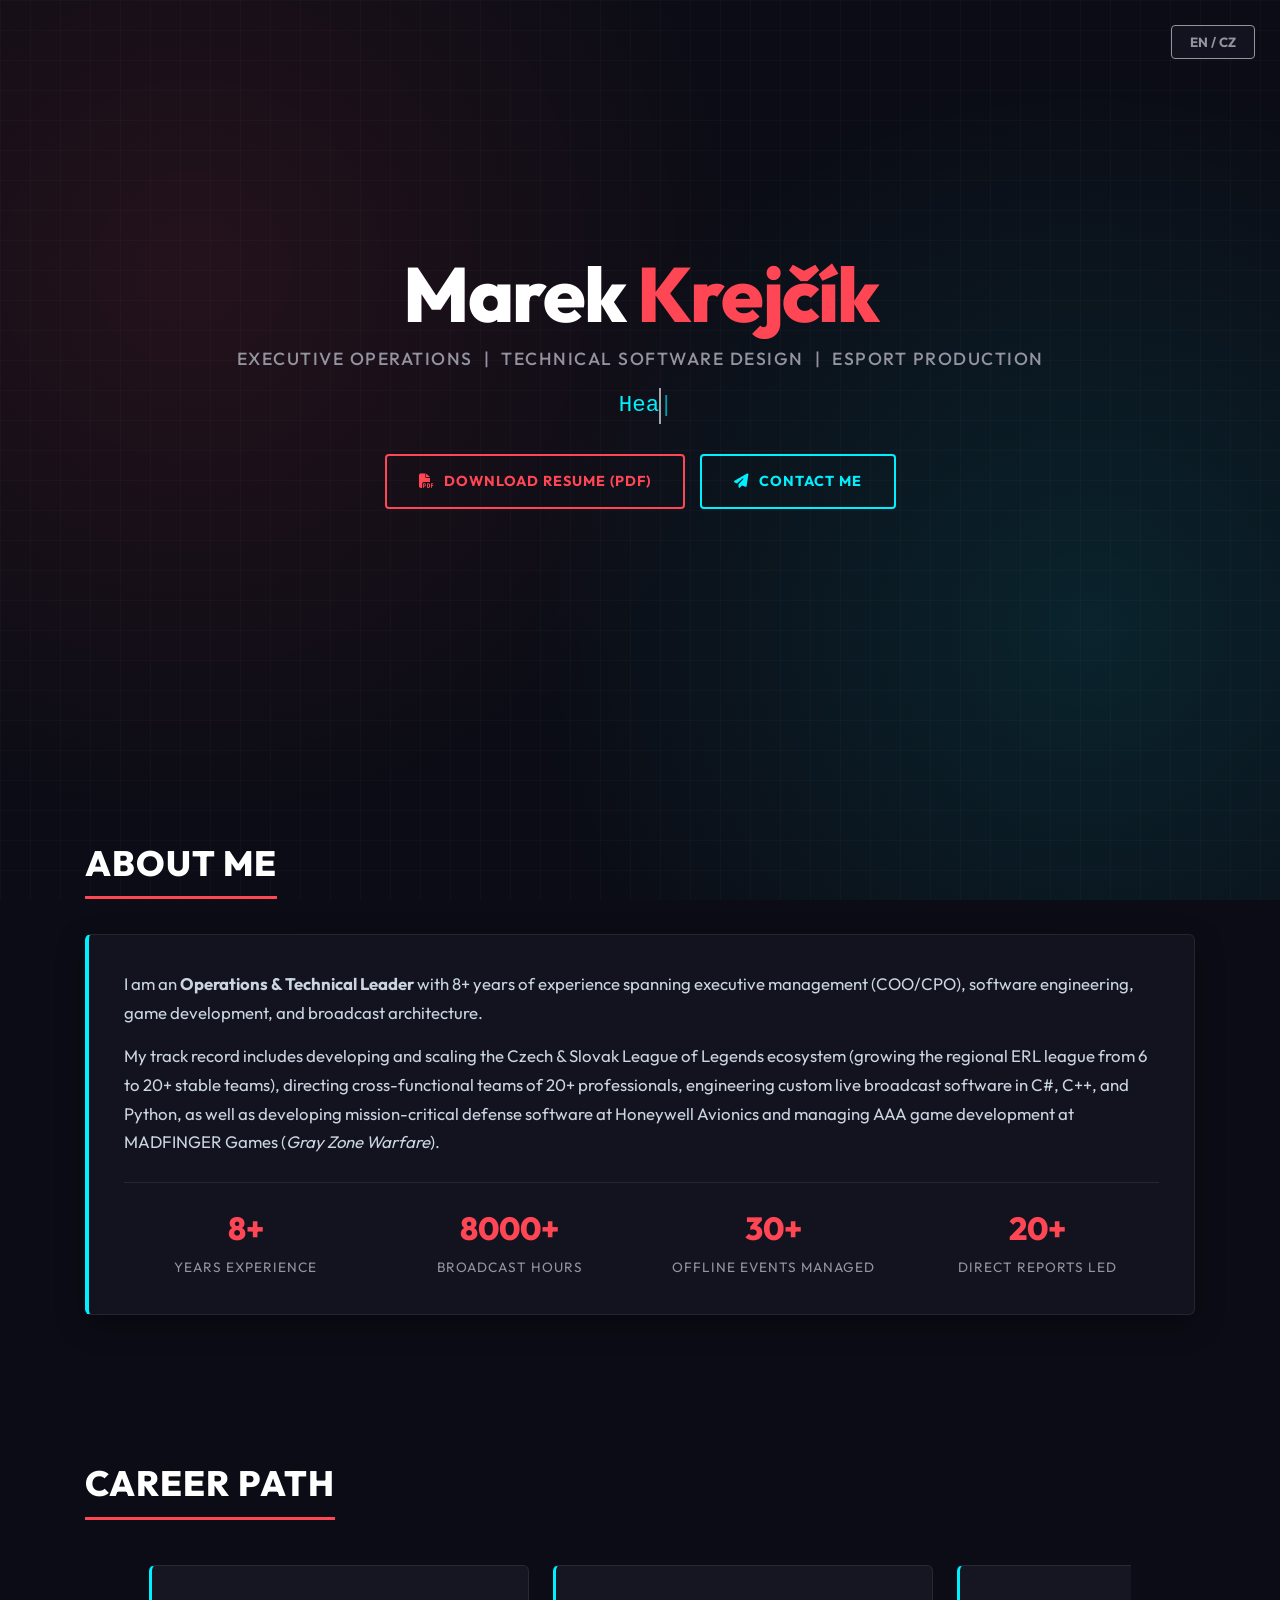
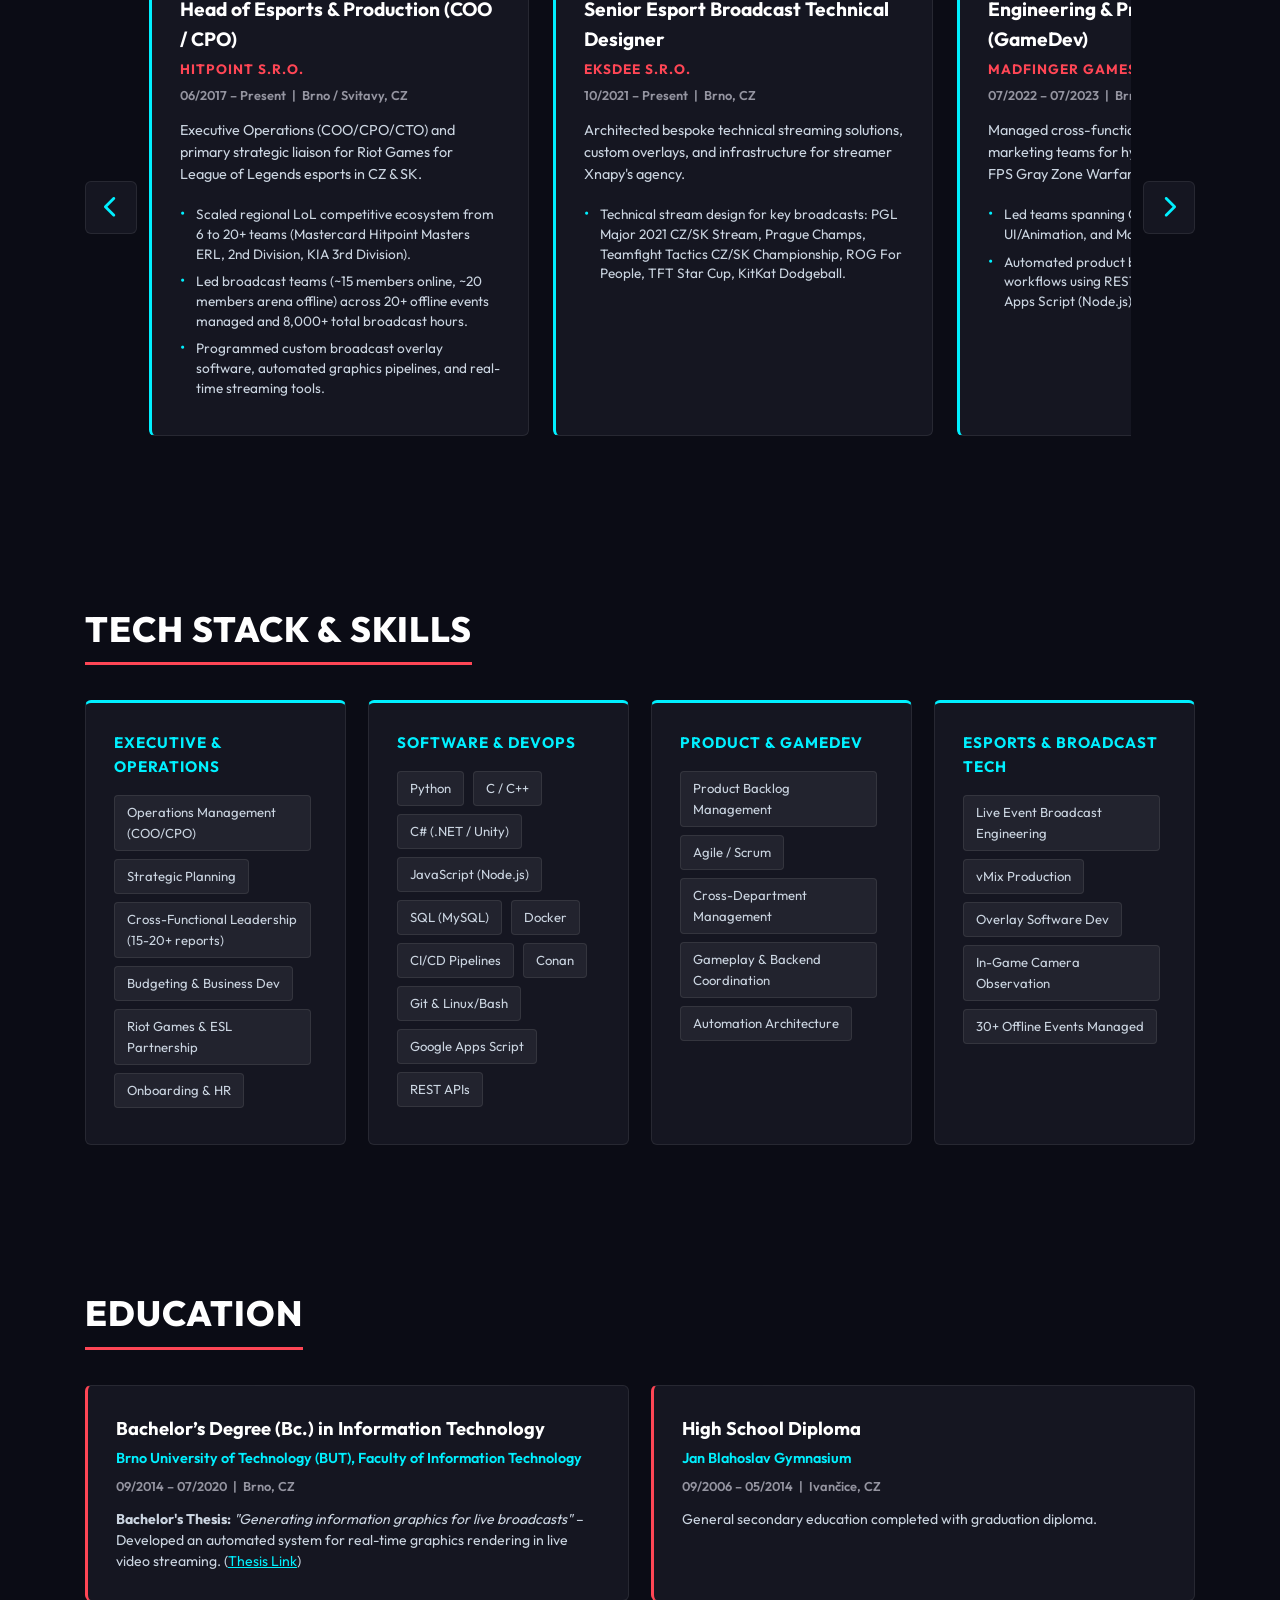
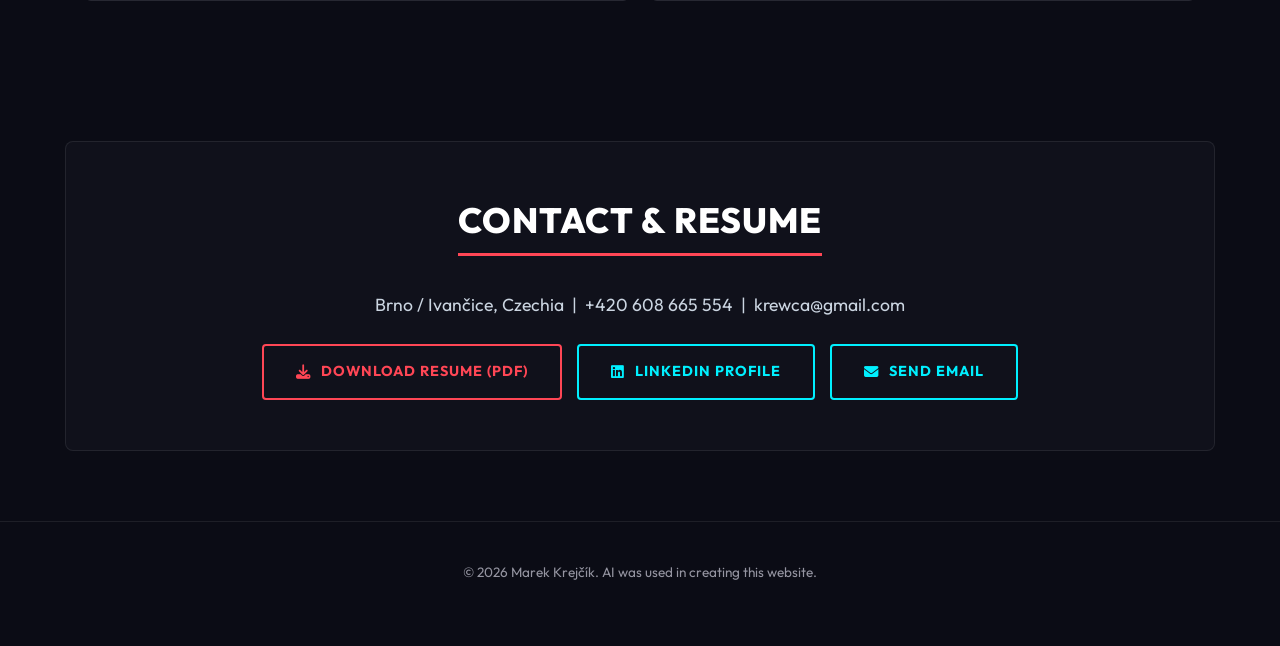
<file: index.html>
<!DOCTYPE html>
<html lang="cs">
<head>
    <meta charset="UTF-8">
    <meta name="viewport" content="width=device-width, initial-scale=1.0">
    <title>Marek Krejčík | Chief Operating Officer & Software Engineer</title>
    <meta name="description" content="Profesionální portfolio a profesní prezentace - Marek Krejčík. COO/CPO, Head of Esports, Software Engineer a Broadcast Architect.">
    
    <link rel="preconnect" href="https://fonts.googleapis.com">
    <link rel="preconnect" href="https://fonts.gstatic.com" crossorigin>
    <link href="https://fonts.googleapis.com/css2?family=Outfit:wght@300;500;700;800&display=swap&subset=latin,latin-ext" rel="stylesheet">
    
    <link rel="stylesheet" href="https://cdnjs.cloudflare.com/ajax/libs/font-awesome/6.4.0/css/all.min.css">
    <link rel="stylesheet" href="style.css">
</head>
<body>

    <header>
        <div class="lang-switch">
            <button class="lang-btn" onclick="setLangAndNavigate('en', 'en.html')">EN / CZ</button>
        </div>
        <div class="container">
            <h1 class="hero-name">Marek <span>Krejčík</span></h1>
            <div class="hero-subtitle">Exekutivní řízení &nbsp;|&nbsp; Vývoj softwaru &nbsp;|&nbsp; Esportová produkce</div>
            <div class="typewriter">
                <span id="typing-text"></span><span class="cursor">|</span>
            </div>
            <div class="hero-cta">
                <a href="Marek_Krejcik_CV.pdf" class="btn-main" target="_blank"><i class="fa-solid fa-file-pdf"></i> Stáhnout CV (PDF)</a>
                <a href="#contact" class="btn-secondary"><i class="fa-solid fa-paper-plane"></i> Kontakt</a>
            </div>
        </div>
    </header>

    <!-- O MNĚ / EXECUTIVE OVERVIEW -->
    <section id="about">
        <div class="container">
            <h2 class="section-title">O mně</h2>
            <div class="about-box">
                <p>
                    Působím jako <b>Operations & Technical Leader</b> s více než 8 lety zkušeností na pomezí exekutivního řízení (COO/CPO), 
                    softwarového inženýrství, herního vývoje a architektury živého vysílání.
                </p>
                <p>
                    Stál jsem za úspěšným vybudováním a rozvojem česko-slovenské scény League of Legends (rozšíření ERL ligy ze 6 na 20+ stabilních týmů), 
                    řídil jsem průřezové týmy (až 20+ lidí), vyvíjel vlastního vysílací softwaru v C#, C++ a Pythonu a podílel se na vývoji kritických vojenských 
                    leteckých systémů (Honeywell Avionics) i na AAA herním vývoji ve studiu MADFINGER Games (titul <i>Gray Zone Warfare</i>).
                </p>
                <div class="about-highlights">
                    <div class="stat-item">
                        <span class="stat-number">8+</span>
                        <span class="stat-label">Let Profesní Praxe</span>
                    </div>
                    <div class="stat-item">
                        <span class="stat-number">8000+</span>
                        <span class="stat-label">Odvysílaných Hodin</span>
                    </div>
                    <div class="stat-item">
                        <span class="stat-number">30+</span>
                        <span class="stat-label">Zrealizovaných Offline Akcí</span>
                    </div>
                    <div class="stat-item">
                        <span class="stat-number">20+</span>
                        <span class="stat-label">Lidí v Přímém Vedení</span>
                    </div>
                </div>
            </div>
        </div>
    </section>

    <!-- PROFESNÍ CESTA (CAROUSEL TIMELINE) -->
    <section id="experience">
        <div class="container">
            <h2 class="section-title">Profesní Cesta</h2>
            
            <div class="carousel-wrap">
                <button class="nav-btn nav-prev" id="prevBtn" aria-label="Předchozí"><i class="fa-solid fa-chevron-left"></i></button>
                
                <div class="carousel" id="carousel">
                    <!-- Hitpoint s.r.o. -->
                    <div class="card">
                        <div class="card-role">Head of Esports & Production (COO / CPO)</div>
                        <div class="card-company">Hitpoint s.r.o.</div>
                        <div class="card-date">06/2017 – Současnost &nbsp;|&nbsp; Brno / Svitavy</div>
                        <p class="card-desc">Exekutivní řízení (COO/CPO/CTO) a hlavní kontaktní osoba pro vývojářské studio Riot Games v oblasti esportu League of Legends v ČR a SR.</p>
                        <ul class="card-bullets">
                            <li>Rozvoj a rozšiřování národní LoL scény ze 6 na 20+ týmů (Mastercard Hitpoint Masters ERL, 2. divize, KIA 3. divize).</li>
                            <li>Vedení produkčních týmů (~15 lidí při online streamu, ~20 lidí na arénových akcích) napříč 20+ offline akcemi a 8 000+ odvysílanými hodinami.</li>
                            <li>Programování vlastních grafik, vysílacího overlay softwaru a nástrojů automatizace přenosu.</li>
                        </ul>
                    </div>

                    <!-- EksDee s.r.o. -->
                    <div class="card">
                        <div class="card-role">Senior Esport Broadcast Technical Designer</div>
                        <div class="card-company">EksDee s.r.o.</div>
                        <div class="card-date">10/2021 – Současnost &nbsp;|&nbsp; Brno</div>
                        <p class="card-desc">Návrh a realizace unikátních technických řešení pro streaming a marketingovou agenturu zaměřenou na streamera Xnapyho.</p>
                        <ul class="card-bullets">
                            <li>Technická architektura a realizace streamů pro významné akce: PGL Major 2021 CZ/SK Stream, Prague Champs, Teamfight Tactics CZ/SK Championship, ROG For People, TFT Star Cup a KitKat Dodgeball.</li>
                        </ul>
                    </div>

                    <!-- MADFINGER Games a.s. -->
                    <div class="card">
                        <div class="card-role">Engineering & Product Manager (GameDev)</div>
                        <div class="card-company">MADFINGER Games a.s.</div>
                        <div class="card-date">07/2022 – 07/2023 &nbsp;|&nbsp; Brno</div>
                        <p class="card-desc">Řízení vývojových a marketingových týmů pro takticky hyperrealistickou PC FPS střílečku Gray Zone Warfare.</p>
                        <ul class="card-bullets">
                            <li>Vedení týmů zaměřených na Gameplay, Backend, UI/Animace a Marketing.</li>
                            <li>Automatizace produktového backlogu a procesů pomocí REST API, Pythonu a Google Apps Scriptu (Node.js).</li>
                        </ul>
                    </div>

                    <!-- Honeywell International -->
                    <div class="card">
                        <div class="card-role">Software Engineer – Military Avionics</div>
                        <div class="card-company">Honeywell International</div>
                        <div class="card-date">02/2021 – 06/2022 &nbsp;|&nbsp; Brno</div>
                        <p class="card-desc">Vývoj softwaru pro vojenské letectví podléhající podrobným bezpečnostním standardům.</p>
                        <ul class="card-bullets">
                            <li>Správa automatizovaných CI/CD pipelin, Docker containerů a správce C/C++ balíčků Conan v prostředí Linux.</li>
                        </ul>
                    </div>

                    <!-- MADFINGER Games - Shadowgun -->
                    <div class="card">
                        <div class="card-role">Esport Consultant & Broadcast Co-Director</div>
                        <div class="card-company">MADFINGER Games a.s.</div>
                        <div class="card-date">07/2018 – 08/2018 &nbsp;|&nbsp; Kolín nad Rýnem, Německo</div>
                        <p class="card-desc">Návrh a režie pro mobilní akční titul Shadowgun WarGames a The First War Game na veletrhu Gamescom 2018.</p>
                        <ul class="card-bullets">
                            <li>Spolunávrh in-game spectator módu pro mobilní esportovou střílečku.</li>
                            <li>Spolurežie a pozice hlavního observera přenosu na hlavní stage ESL na veletrhu Gamescom 2018.</li>
                        </ul>
                    </div>

                    <!-- PLAYzone s.r.o. -->
                    <div class="card">
                        <div class="card-role">Esport Broadcast Producer, Observer & Admin</div>
                        <div class="card-company">PLAYzone s.r.o.</div>
                        <div class="card-date">10/2015 – 11/2021 &nbsp;|&nbsp; Praha</div>
                        <p class="card-desc">Produkce živých vysílání pro Mistrovství SR v PC hrách, Prima COOL Finále a MČR v PC hrách 2018–2021.</p>
                        <ul class="card-bullets">
                            <li>In-game kamera (Observer) pro LoL, CS:GO a PUBG na 20+ esportových turnajích.</li>
                            <li>Správa a administrace na 30+ offline esportových akcích.</li>
                        </ul>
                    </div>

                    <!-- Riot Games -->
                    <div class="card">
                        <div class="card-role">EU LCS Live Action Observer</div>
                        <div class="card-company">Riot Games</div>
                        <div class="card-date">02/2018 – 09/2018 &nbsp;|&nbsp; Berlín, Německo</div>
                        <p class="card-desc">Působení v berlínském studiu Riot Games pro celoevropskou ligu European League Championship Series (EU LCS Spring 2018).</p>
                        <ul class="card-bullets">
                            <li>Přímá práce s in-game kamerou na nejvyšší úrovni evropského League of Legends esportu.</li>
                        </ul>
                    </div>

                    <!-- ČMSS -->
                    <div class="card">
                        <div class="card-role">Sales Representative</div>
                        <div class="card-company">Českomoravská Stavební Spořitelna a.s.</div>
                        <div class="card-date">08/2016 – 07/2018 &nbsp;|&nbsp; Ivančice</div>
                        <p class="card-desc">Klientské poradenství, finanční plánování a péče o klientské portfolio ČMSS.</p>
                    </div>

                    <!-- Wangl Championship -->
                    <div class="card">
                        <div class="card-role">Project Manager</div>
                        <div class="card-company">Wangl Championship</div>
                        <div class="card-date">10/2015 – 07/2017 &nbsp;|&nbsp; Ivančice</div>
                        <p class="card-desc">Organizace lokálních esportových turnajů a technologických komunitních akcí.</p>
                    </div>
                </div>

                <button class="nav-btn nav-next" id="nextBtn" aria-label="Další"><i class="fa-solid fa-chevron-right"></i></button>
            </div>
        </div>
    </section>

    <!-- TECH STACK & DOVEDNOSTI -->
    <section id="skills">
        <div class="container">
            <h2 class="section-title">Tech Stack & Dovednosti</h2>
            <div class="skills-grid">
                <div class="skill-box">
                    <div class="skill-cat">Executive & Operations</div>
                    <span class="tag">Operations Management (COO/CPO)</span>
                    <span class="tag">Strategic Planning</span>
                    <span class="tag">Cross-Functional Leadership (15-20+ lidí)</span>
                    <span class="tag">Budgeting & Business Dev</span>
                    <span class="tag">Riot Games & ESL Partnership</span>
                    <span class="tag">Onboarding & HR</span>
                </div>
                <div class="skill-box">
                    <div class="skill-cat">Software & DevOps</div>
                    <span class="tag">Python</span>
                    <span class="tag">C / C++</span>
                    <span class="tag">C# (.NET / Unity)</span>
                    <span class="tag">JavaScript (Node.js)</span>
                    <span class="tag">SQL (MySQL)</span>
                    <span class="tag">Docker</span>
                    <span class="tag">CI/CD Pipelines</span>
                    <span class="tag">Conan</span>
                    <span class="tag">Git & Linux/Bash</span>
                    <span class="tag">Google Apps Script</span>
                    <span class="tag">REST APIs</span>
                </div>
                <div class="skill-box">
                    <div class="skill-cat">Product & GameDev</div>
                    <span class="tag">Product Backlog Management</span>
                    <span class="tag">Agile / Scrum</span>
                    <span class="tag">Cross-Department Management</span>
                    <span class="tag">Gameplay & Backend Coordination</span>
                    <span class="tag">Automation Architecture</span>
                </div>
                <div class="skill-box">
                    <div class="skill-cat">Esports & Broadcast Tech</div>
                    <span class="tag">Live Event Broadcast Engineering</span>
                    <span class="tag">vMix Production</span>
                    <span class="tag">Overlay Software Dev</span>
                    <span class="tag">In-Game Camera Observation</span>
                    <span class="tag">30+ Zrealizovaných Offline Akcí</span>
                </div>
            </div>
        </div>
    </section>

    <!-- VZDĚLÁNÍ -->
    <section id="education">
        <div class="container">
            <h2 class="section-title">Vzdělání</h2>
            <div class="edu-grid">
                <div class="edu-card">
                    <div class="edu-degree">Bakalářský titul (Bc.) v oboru Informační technologie</div>
                    <div class="edu-school">VUT FIT – Fakulta informačních technologií v Brně</div>
                    <div class="edu-date">09/2014 – 07/2020</div>
                    <p class="edu-desc">
                        <b>Bakalářská práce:</b> <i>"Generování informační grafiky pro živé vysílání"</i> – Vývoj automatizovaného systému pro generování a vykreslování reálné grafiky do živého videa. 
                        (<a href="https://www.fit.vut.cz/study/thesis/23176/.cs?year=2019&type=BP" target="_blank" style="color: var(--cyan); text-decoration: underline;">Odkaz na práci</a>)
                    </p>
                </div>
                <div class="edu-card">
                    <div class="edu-degree">Gymnázium s maturitní zkouškou</div>
                    <div class="edu-school">Gymnázium Jana Blahoslava v Ivančicích</div>
                    <div class="edu-date">09/2006 – 05/2014</div>
                    <p class="edu-desc">Všeobecné gymnaziální vzdělání zakončené maturitní zkouškou.</p>
                </div>
            </div>
        </div>
    </section>

    <!-- KONTAKT -->
    <section id="contact">
        <div class="container contact-cta">
            <h2 class="section-title">Kontakt & CV</h2>
            <p>Brno / Ivančice, Česká republika &nbsp;|&nbsp; +420 608 665 554 &nbsp;|&nbsp; krewca@gmail.com</p>
            <div class="btn-group">
                <a href="Marek_Krejcik_CV.pdf" class="btn-main" target="_blank"><i class="fa-solid fa-download"></i> Stáhnout Životopis (PDF)</a>
                <a href="https://www.linkedin.com/in/marek-krejcik/" class="btn-secondary" target="_blank"><i class="fa-brands fa-linkedin"></i> LinkedIn Profil</a>
                <a href="mailto:krewca@gmail.com" class="btn-secondary"><i class="fa-solid fa-envelope"></i> Napsat Email</a>
            </div>
        </div>
    </section>

    <footer>
        &copy; 2026 Marek Krejčík. Při tvorbě tohoto webu byla použita AI.
    </footer>

    <script src="script.js"></script>
</body>
</html>
</file>
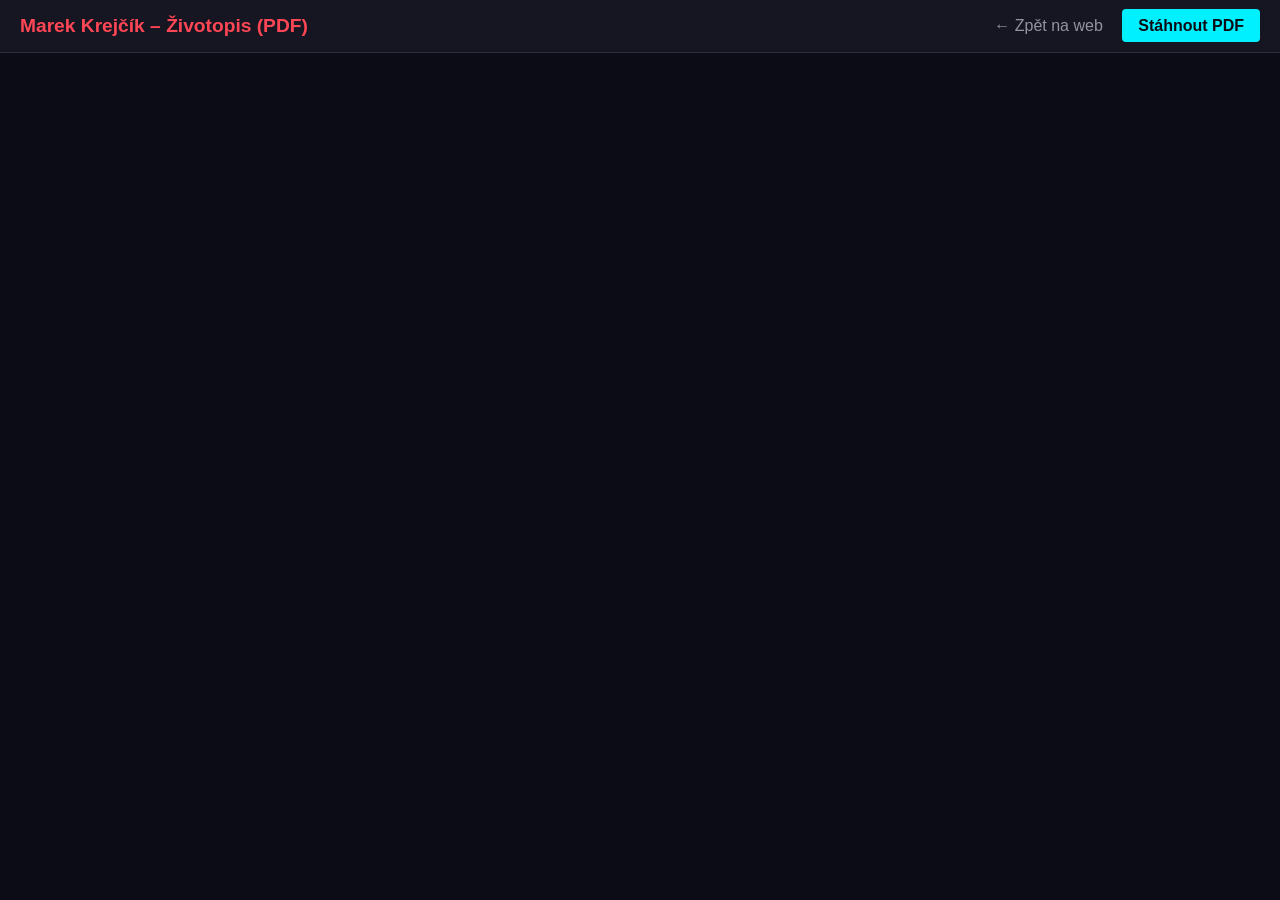
<file: CV.html>
<!DOCTYPE html>
<html lang="cs">
<head>
    <meta charset="UTF-8">
    <meta name="viewport" content="width=device-width, initial-scale=1.0">
    <title>Marek Krejčík | Životopis PDF</title>
    <style>
        body { margin: 0; padding: 0; background: #0b0c15; color: #fff; font-family: sans-serif; display: flex; flex-direction: column; height: 100vh; }
        header { background: #151621; padding: 15px 20px; display: flex; justify-content: space-between; align-items: center; border-bottom: 1px solid rgba(255,255,255,0.1); }
        h1 { margin: 0; font-size: 1.2rem; color: #ff4655; }
        .btn { background: #00f0ff; color: #0b0c15; padding: 8px 16px; font-weight: bold; text-decoration: none; border-radius: 4px; }
        iframe { flex: 1; border: none; width: 100%; height: 100%; }
    </style>
</head>
<body>
    <header>
        <h1>Marek Krejčík – Životopis (PDF)</h1>
        <div>
            <a href="index.html" style="color: #9494a0; text-decoration: none; margin-right: 15px;">&larr; Zpět na web</a>
            <a href="Marek_Krejcik_CV.pdf" class="btn" download>Stáhnout PDF</a>
        </div>
    </header>
    <iframe src="Marek_Krejcik_CV.pdf"></iframe>
</body>
</html>
</file>
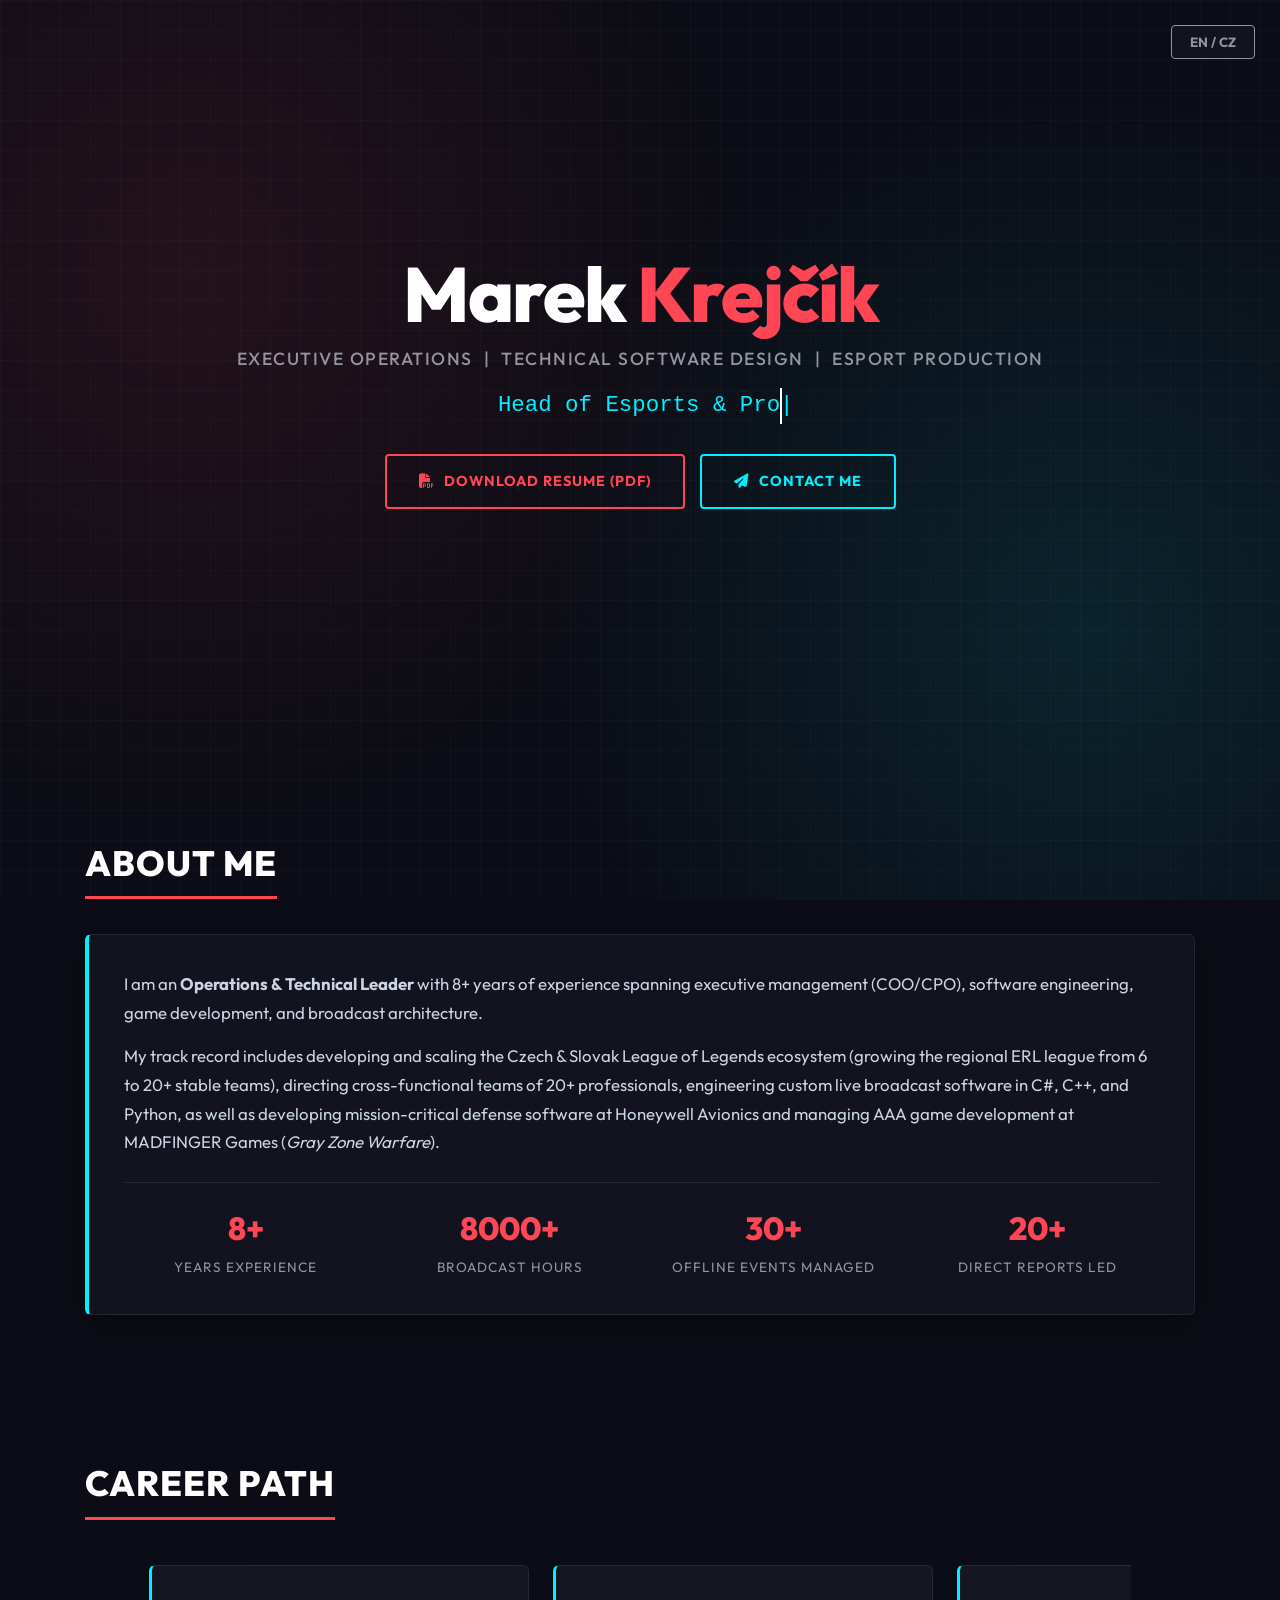
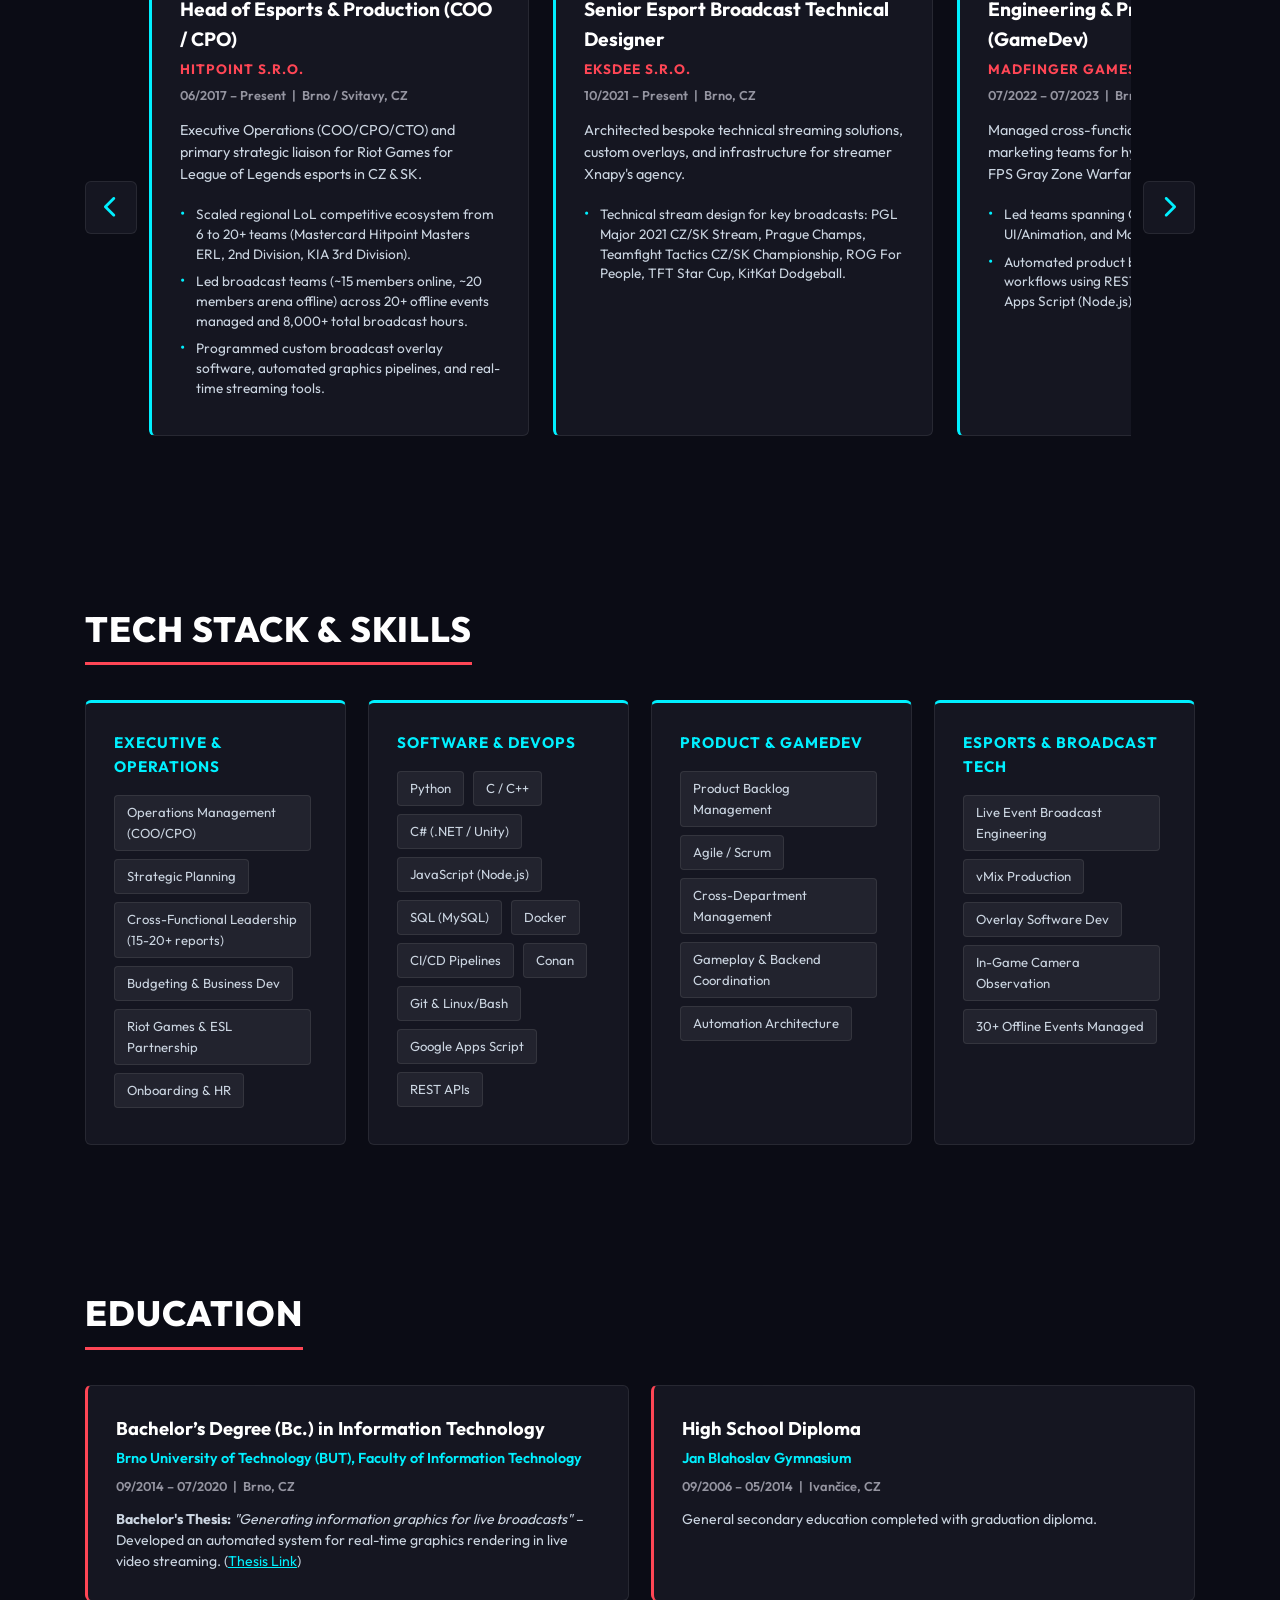
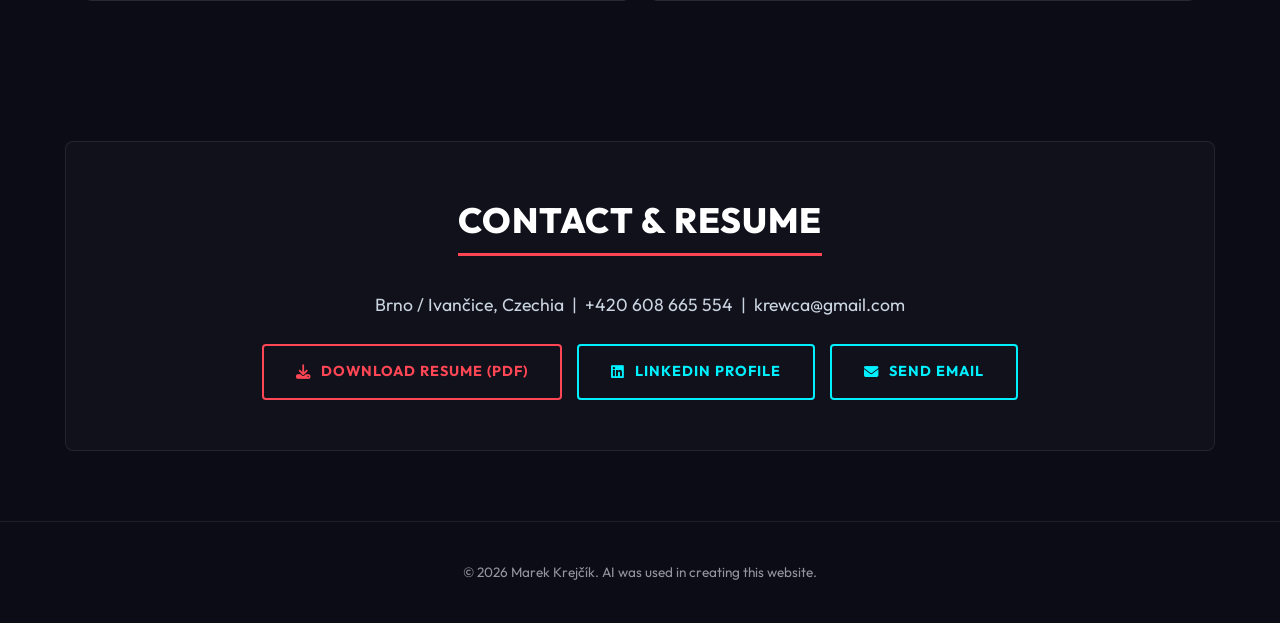
<file: en.html>
<!DOCTYPE html>
<html lang="en">
<head>
    <meta charset="UTF-8">
    <meta name="viewport" content="width=device-width, initial-scale=1.0">
    <title>Marek Krejčík | Chief Operating Officer & Software Engineer</title>
    <meta name="description" content="Professional Portfolio & Resume Presentation - Marek Krejčík. COO/CPO, Head of Esports, Software Engineer & Broadcast Architect.">
    
    <link rel="preconnect" href="https://fonts.googleapis.com">
    <link rel="preconnect" href="https://fonts.gstatic.com" crossorigin>
    <link href="https://fonts.googleapis.com/css2?family=Outfit:wght@300;500;700;800&display=swap&subset=latin,latin-ext" rel="stylesheet">
    
    <link rel="stylesheet" href="https://cdnjs.cloudflare.com/ajax/libs/font-awesome/6.4.0/css/all.min.css">
    <link rel="stylesheet" href="style.css">
</head>
<body>

    <header>
        <div class="lang-switch">
            <button class="lang-btn" onclick="setLangAndNavigate('cs', 'index.html')">EN / CZ</button>
        </div>
        <div class="container">
            <h1 class="hero-name">Marek <span>Krejčík</span></h1>
            <div class="hero-subtitle">Executive Operations &nbsp;|&nbsp; Technical Software Design &nbsp;|&nbsp; Esport Production</div>
            <div class="typewriter">
                <span id="typing-text"></span><span class="cursor">|</span>
            </div>
            <div class="hero-cta">
                <a href="Marek_Krejcik_CV.pdf" class="btn-main" target="_blank"><i class="fa-solid fa-file-pdf"></i> Download Resume (PDF)</a>
                <a href="#contact" class="btn-secondary"><i class="fa-solid fa-paper-plane"></i> Contact Me</a>
            </div>
        </div>
    </header>

    <!-- ABOUT / EXECUTIVE OVERVIEW -->
    <section id="about">
        <div class="container">
            <h2 class="section-title">About Me</h2>
            <div class="about-box">
                <p>
                    I am an <b>Operations & Technical Leader</b> with 8+ years of experience spanning executive management (COO/CPO), 
                    software engineering, game development, and broadcast architecture.
                </p>
                <p>
                    My track record includes developing and scaling the Czech & Slovak League of Legends ecosystem (growing the regional ERL league 
                    from 6 to 20+ stable teams), directing cross-functional teams of 20+ professionals, engineering custom live broadcast software in C#, C++, 
                    and Python, as well as developing mission-critical defense software at Honeywell Avionics and managing AAA game development at MADFINGER Games (<i>Gray Zone Warfare</i>).
                </p>
                <div class="about-highlights">
                    <div class="stat-item">
                        <span class="stat-number">8+</span>
                        <span class="stat-label">Years Experience</span>
                    </div>
                    <div class="stat-item">
                        <span class="stat-number">8000+</span>
                        <span class="stat-label">Broadcast Hours</span>
                    </div>
                    <div class="stat-item">
                        <span class="stat-number">30+</span>
                        <span class="stat-label">Offline Events Managed</span>
                    </div>
                    <div class="stat-item">
                        <span class="stat-number">20+</span>
                        <span class="stat-label">Direct Reports Led</span>
                    </div>
                </div>
            </div>
        </div>
    </section>

    <!-- CAREER PATH (CAROUSEL TIMELINE) -->
    <section id="experience">
        <div class="container">
            <h2 class="section-title">Career Path</h2>
            
            <div class="carousel-wrap">
                <button class="nav-btn nav-prev" id="prevBtn" aria-label="Previous"><i class="fa-solid fa-chevron-left"></i></button>
                
                <div class="carousel" id="carousel">
                    <!-- Hitpoint s.r.o. -->
                    <div class="card">
                        <div class="card-role">Head of Esports & Production (COO / CPO)</div>
                        <div class="card-company">Hitpoint s.r.o.</div>
                        <div class="card-date">06/2017 – Present &nbsp;|&nbsp; Brno / Svitavy, CZ</div>
                        <p class="card-desc">Executive Operations (COO/CPO/CTO) and primary strategic liaison for Riot Games for League of Legends esports in CZ & SK.</p>
                        <ul class="card-bullets">
                            <li>Scaled regional LoL competitive ecosystem from 6 to 20+ teams (Mastercard Hitpoint Masters ERL, 2nd Division, KIA 3rd Division).</li>
                            <li>Led broadcast teams (~15 members online, ~20 members arena offline) across 20+ offline events managed and 8,000+ total broadcast hours.</li>
                            <li>Programmed custom broadcast overlay software, automated graphics pipelines, and real-time streaming tools.</li>
                        </ul>
                    </div>

                    <!-- EksDee s.r.o. -->
                    <div class="card">
                        <div class="card-role">Senior Esport Broadcast Technical Designer</div>
                        <div class="card-company">EksDee s.r.o.</div>
                        <div class="card-date">10/2021 – Present &nbsp;|&nbsp; Brno, CZ</div>
                        <p class="card-desc">Architected bespoke technical streaming solutions, custom overlays, and infrastructure for streamer Xnapy's agency.</p>
                        <ul class="card-bullets">
                            <li>Technical stream design for key broadcasts: PGL Major 2021 CZ/SK Stream, Prague Champs, Teamfight Tactics CZ/SK Championship, ROG For People, TFT Star Cup, KitKat Dodgeball.</li>
                        </ul>
                    </div>

                    <!-- MADFINGER Games a.s. -->
                    <div class="card">
                        <div class="card-role">Engineering & Product Manager (GameDev)</div>
                        <div class="card-company">MADFINGER Games a.s.</div>
                        <div class="card-date">07/2022 – 07/2023 &nbsp;|&nbsp; Brno, CZ</div>
                        <p class="card-desc">Managed cross-functional game development and marketing teams for hyper-realistic tactical PC FPS Gray Zone Warfare.</p>
                        <ul class="card-bullets">
                            <li>Led teams spanning Gameplay, Backend, UI/Animation, and Marketing.</li>
                            <li>Automated product backlog tracking and team workflows using REST APIs, Python, and Google Apps Script (Node.js).</li>
                        </ul>
                    </div>

                    <!-- Honeywell International -->
                    <div class="card">
                        <div class="card-role">Software Engineer – Military Avionics</div>
                        <div class="card-company">Honeywell International</div>
                        <div class="card-date">02/2021 – 06/2022 &nbsp;|&nbsp; Brno, CZ</div>
                        <p class="card-desc">Developed mission-critical military avionics software adhering to strict defense standards.</p>
                        <ul class="card-bullets">
                            <li>Maintained CI/CD automated build pipelines, Docker container environments, and Conan C/C++ package management on Linux.</li>
                        </ul>
                    </div>

                    <!-- MADFINGER Games - Shadowgun -->
                    <div class="card">
                        <div class="card-role">Esport Consultant & Broadcast Director</div>
                        <div class="card-company">MADFINGER Games a.s.</div>
                        <div class="card-date">07/2018 – 08/2018 &nbsp;|&nbsp; Cologne, Germany / Brno, CZ</div>
                        <p class="card-desc">Consulted on spectator mode mechanics and directed live tournament stream on ESL Main Stage at Gamescom 2018.</p>
                        <ul class="card-bullets">
                            <li>Co-designed in-game spectator mode functionality for mobile tactical shooter Shadowgun WarGames.</li>
                            <li>Co-directed and acted as main observer for Shadowgun: The First War Game tournament on ESL Main Stage.</li>
                        </ul>
                    </div>

                    <!-- PLAYzone s.r.o. -->
                    <div class="card">
                        <div class="card-role">Esport Broadcast Producer, Observer & Admin</div>
                        <div class="card-company">PLAYzone s.r.o.</div>
                        <div class="card-date">10/2015 – 11/2021 &nbsp;|&nbsp; Prague, CZ</div>
                        <p class="card-desc">Produced live broadcasts for Slovak Republic PC Games Championship, Prima COOL Finals, and Czech Republic PC Games Championship.</p>
                        <ul class="card-bullets">
                            <li>Lead in-game camera observer (LoL, CS:GO, PUBG) across 20+ esports tournaments.</li>
                            <li>Managed tournament operations and technical staff at 30+ offline events.</li>
                        </ul>
                    </div>

                    <!-- Riot Games -->
                    <div class="card">
                        <div class="card-role">EU LCS Live Action Observer</div>
                        <div class="card-company">Riot Games</div>
                        <div class="card-date">02/2018 – 09/2018 &nbsp;|&nbsp; Berlin, Germany</div>
                        <p class="card-desc">In-game camera operator for European League of Legends Championship Series (EU LCS Spring 2018) in Berlin studio.</p>
                        <ul class="card-bullets">
                            <li>Direct collaboration at the highest tier of global esports broadcasting.</li>
                        </ul>
                    </div>

                    <!-- ČMSS -->
                    <div class="card">
                        <div class="card-role">Sales Representative</div>
                        <div class="card-company">Českomoravská Stavební Spořitelna a.s.</div>
                        <div class="card-date">08/2016 – 07/2018 &nbsp;|&nbsp; Ivančice, CZ</div>
                        <p class="card-desc">Client relationship management, financial planning, and advisory services for ČMSS portfolio.</p>
                    </div>

                    <!-- Wangl Championship -->
                    <div class="card">
                        <div class="card-role">Project Manager</div>
                        <div class="card-company">Wangl Championship</div>
                        <div class="card-date">10/2015 – 07/2017 &nbsp;|&nbsp; Ivančice, CZ</div>
                        <p class="card-desc">Coordinated regional esport tournaments and technology community events.</p>
                    </div>
                </div>

                <button class="nav-btn nav-next" id="nextBtn" aria-label="Next"><i class="fa-solid fa-chevron-right"></i></button>
            </div>
        </div>
    </section>

    <!-- TECH STACK & SKILLS -->
    <section id="skills">
        <div class="container">
            <h2 class="section-title">Tech Stack & Skills</h2>
            <div class="skills-grid">
                <div class="skill-box">
                    <div class="skill-cat">Executive & Operations</div>
                    <span class="tag">Operations Management (COO/CPO)</span>
                    <span class="tag">Strategic Planning</span>
                    <span class="tag">Cross-Functional Leadership (15-20+ reports)</span>
                    <span class="tag">Budgeting & Business Dev</span>
                    <span class="tag">Riot Games & ESL Partnership</span>
                    <span class="tag">Onboarding & HR</span>
                </div>
                <div class="skill-box">
                    <div class="skill-cat">Software & DevOps</div>
                    <span class="tag">Python</span>
                    <span class="tag">C / C++</span>
                    <span class="tag">C# (.NET / Unity)</span>
                    <span class="tag">JavaScript (Node.js)</span>
                    <span class="tag">SQL (MySQL)</span>
                    <span class="tag">Docker</span>
                    <span class="tag">CI/CD Pipelines</span>
                    <span class="tag">Conan</span>
                    <span class="tag">Git & Linux/Bash</span>
                    <span class="tag">Google Apps Script</span>
                    <span class="tag">REST APIs</span>
                </div>
                <div class="skill-box">
                    <div class="skill-cat">Product & GameDev</div>
                    <span class="tag">Product Backlog Management</span>
                    <span class="tag">Agile / Scrum</span>
                    <span class="tag">Cross-Department Management</span>
                    <span class="tag">Gameplay & Backend Coordination</span>
                    <span class="tag">Automation Architecture</span>
                </div>
                <div class="skill-box">
                    <div class="skill-cat">Esports & Broadcast Tech</div>
                    <span class="tag">Live Event Broadcast Engineering</span>
                    <span class="tag">vMix Production</span>
                    <span class="tag">Overlay Software Dev</span>
                    <span class="tag">In-Game Camera Observation</span>
                    <span class="tag">30+ Offline Events Managed</span>
                </div>
            </div>
        </div>
    </section>

    <!-- EDUCATION -->
    <section id="education">
        <div class="container">
            <h2 class="section-title">Education</h2>
            <div class="edu-grid">
                <div class="edu-card">
                    <div class="edu-degree">Bachelor’s Degree (Bc.) in Information Technology</div>
                    <div class="edu-school">Brno University of Technology (BUT), Faculty of Information Technology</div>
                    <div class="edu-date">09/2014 – 07/2020 &nbsp;|&nbsp; Brno, CZ</div>
                    <p class="edu-desc">
                        <b>Bachelor's Thesis:</b> <i>"Generating information graphics for live broadcasts"</i> – Developed an automated system for real-time graphics rendering in live video streaming.
                        (<a href="https://www.fit.vut.cz/study/thesis/23176/.en?year=2019&type=BP" target="_blank" style="color: var(--cyan); text-decoration: underline;">Thesis Link</a>)
                    </p>
                </div>
                <div class="edu-card">
                    <div class="edu-degree">High School Diploma</div>
                    <div class="edu-school">Jan Blahoslav Gymnasium</div>
                    <div class="edu-date">09/2006 – 05/2014 &nbsp;|&nbsp; Ivančice, CZ</div>
                    <p class="edu-desc">General secondary education completed with graduation diploma.</p>
                </div>
            </div>
        </div>
    </section>

    <!-- CONTACT -->
    <section id="contact">
        <div class="container contact-cta">
            <h2 class="section-title">Contact & Resume</h2>
            <p>Brno / Ivančice, Czechia &nbsp;|&nbsp; +420 608 665 554 &nbsp;|&nbsp; krewca@gmail.com</p>
            <div class="btn-group">
                <a href="Marek_Krejcik_CV.pdf" class="btn-main" target="_blank"><i class="fa-solid fa-download"></i> Download Resume (PDF)</a>
                <a href="https://www.linkedin.com/in/marek-krejcik/" class="btn-secondary" target="_blank"><i class="fa-brands fa-linkedin"></i> LinkedIn Profile</a>
                <a href="mailto:krewca@gmail.com" class="btn-secondary"><i class="fa-solid fa-envelope"></i> Send Email</a>
            </div>
        </div>
    </section>

    <footer>
        &copy; 2026 Marek Krejčík. AI was used in creating this website.
    </footer>

    <script src="script.js"></script>
</body>
</html>
</file>
<file: style.css>
/* --- 1. CORE VARIABLES & RESET --- */
:root {
    --bg-dark: #0b0c15;       /* Deep Void */
    --bg-card: #151621;       /* Card Surface */
    --bg-card-hover: #1c1e2d;
    --primary: #ff4655;       /* Valorant Red */
    --cyan: #00f0ff;          /* Cyber Cyan */
    --text-main: #ffffff;
    --text-muted: #9494a0;
    --text-sub: #cbd5e1;
    --border-color: rgba(255, 255, 255, 0.08);
    --font-stack: 'Outfit', sans-serif;
}

* { margin: 0; padding: 0; box-sizing: border-box; }

html, body {
    width: 100%;
    max-width: 100vw;
    overflow-x: hidden;
    position: relative;
}

body {
    background-color: var(--bg-dark);
    /* Subtle grid pattern + glowing radial gradients for esports-tech vibe */
    background-image:
        radial-gradient(circle at 15% 30%, rgba(255, 70, 85, 0.1) 0%, transparent 45%),
        radial-gradient(circle at 85% 70%, rgba(0, 240, 255, 0.1) 0%, transparent 45%),
        linear-gradient(rgba(255, 255, 255, 0.02) 1px, transparent 1px),
        linear-gradient(90deg, rgba(255, 255, 255, 0.02) 1px, transparent 1px);
    background-size: 100% 100%, 100% 100%, 30px 30px, 30px 30px;
    background-attachment: fixed;
    color: var(--text-main);
    font-family: var(--font-stack);
    line-height: 1.6;
}

a { text-decoration: none; color: inherit; transition: all 0.25s ease; }
ul { list-style: none; }

/* --- 2. LAYOUT & TYPOGRAPHY --- */
.container { max-width: 1150px; margin: 0 auto; padding: 0 20px; width: 100%; box-sizing: border-box; }
section { padding: 70px 0; width: 100%; max-width: 100%; overflow: hidden; }

.section-title {
    font-size: 2.2rem;
    font-weight: 800;
    text-transform: uppercase;
    margin-bottom: 35px;
    display: inline-block;
    border-bottom: 3px solid var(--primary);
    padding-bottom: 5px;
    letter-spacing: 1px;
}

/* --- 3. HEADER (HERO) --- */
header {
    min-height: 85vh;
    display: flex;
    flex-direction: column;
    justify-content: center;
    align-items: center;
    text-align: center;
    position: relative;
    padding: 60px 20px;
    width: 100%;
}

.lang-switch {
    position: absolute;
    top: 25px;
    right: 25px;
    z-index: 10;
}

.lang-btn {
    background: rgba(21, 22, 33, 0.8);
    border: 1px solid var(--text-muted);
    color: var(--text-muted);
    padding: 8px 18px;
    font-family: var(--font-stack);
    font-weight: 700;
    cursor: pointer;
    border-radius: 4px;
    transition: all 0.3s ease;
}

.lang-btn:hover {
    border-color: var(--cyan);
    color: var(--cyan);
    box-shadow: 0 0 15px rgba(0, 240, 255, 0.25);
}

h1.hero-name {
    font-size: 4.8rem;
    font-weight: 800;
    line-height: 1;
    margin-bottom: 12px;
    letter-spacing: -2px;
}

h1 span { color: var(--primary); }

.hero-subtitle {
    font-size: 1.1rem;
    color: var(--text-muted);
    margin-bottom: 15px;
    font-weight: 500;
    letter-spacing: 1.5px;
    text-transform: uppercase;
}

.typewriter {
    font-size: 1.4rem;
    color: var(--cyan);
    font-family: monospace;
    height: 1.8em;
    margin-bottom: 25px;
}

.cursor {
    display: inline-block;
    width: 2px;
    background-color: var(--text-main);
    animation: blink 1s infinite;
}

.hero-cta {
    display: flex;
    gap: 15px;
    flex-wrap: wrap;
    justify-content: center;
    margin-top: 15px;
}

/* --- BUTTONS --- */
.btn-main {
    display: inline-flex;
    align-items: center;
    gap: 10px;
    padding: 14px 32px;
    background: transparent;
    border: 2px solid var(--primary);
    color: var(--primary);
    font-weight: 700;
    text-transform: uppercase;
    letter-spacing: 1px;
    border-radius: 4px;
    font-size: 0.9rem;
    cursor: pointer;
}

.btn-main:hover {
    background: var(--primary);
    color: #fff;
    box-shadow: 0 0 20px rgba(255, 70, 85, 0.4);
    transform: translateY(-2px);
}

.btn-secondary {
    display: inline-flex;
    align-items: center;
    gap: 10px;
    padding: 14px 32px;
    background: transparent;
    border: 2px solid var(--cyan);
    color: var(--cyan);
    font-weight: 700;
    text-transform: uppercase;
    letter-spacing: 1px;
    border-radius: 4px;
    font-size: 0.9rem;
    cursor: pointer;
}

.btn-secondary:hover {
    background: var(--cyan);
    color: var(--bg-dark);
    box-shadow: 0 0 20px rgba(0, 240, 255, 0.35);
    transform: translateY(-2px);
}

/* --- 4. ABOUT SECTION --- */
.about-box {
    background: rgba(21, 22, 33, 0.85);
    border: 1px solid var(--border-color);
    border-left: 4px solid var(--cyan);
    padding: 35px;
    border-radius: 6px;
    backdrop-filter: blur(10px);
    box-shadow: 0 10px 30px rgba(0, 0, 0, 0.3);
}

.about-box p {
    font-size: 1.05rem;
    color: var(--text-sub);
    line-height: 1.7;
    margin-bottom: 15px;
}

.about-box p:last-child {
    margin-bottom: 0;
}

.about-highlights {
    display: grid;
    grid-template-columns: repeat(auto-fit, minmax(200px, 1fr));
    gap: 20px;
    margin-top: 25px;
    padding-top: 20px;
    border-top: 1px solid var(--border-color);
}

.stat-item {
    text-align: center;
}

.stat-number {
    font-size: 2rem;
    font-weight: 800;
    color: var(--primary);
    display: block;
}

.stat-label {
    font-size: 0.85rem;
    color: var(--text-muted);
    text-transform: uppercase;
    letter-spacing: 1px;
}

/* --- 5. CAROUSEL (Timeline) --- */
.carousel-wrap {
    position: relative;
    display: flex;
    align-items: center;
    width: 100%;
    max-width: 100%;
    overflow: hidden;
}

.carousel {
    display: flex;
    gap: 24px;
    overflow-x: auto;
    overflow-y: hidden;
    scroll-snap-type: x mandatory;
    padding: 10px 5px 25px 5px;
    cursor: grab;
    touch-action: pan-x pan-y;
    -webkit-overflow-scrolling: touch;
    scrollbar-width: none;
    -ms-overflow-style: none;
    width: 100%;
    max-width: 100%;
    box-sizing: border-box;
}

.carousel::-webkit-scrollbar { display: none; }
.carousel.active { cursor: grabbing; }

.card {
    min-width: 380px;
    max-width: 380px;
    background: var(--bg-card);
    border: 1px solid var(--border-color);
    border-left: 3px solid var(--cyan);
    border-radius: 6px;
    padding: 28px;
    scroll-snap-align: start;
    transition: all 0.3s ease;
    display: flex;
    flex-direction: column;
    flex-shrink: 0;
    box-sizing: border-box;
}

.carousel.active .card {
    user-select: none;
}

.card:hover {
    transform: translateY(-6px);
    border-left-color: var(--primary);
    box-shadow: 0 12px 25px rgba(0,0,0,0.4);
    background: var(--bg-card-hover);
}

.card-role { font-size: 1.2rem; font-weight: 700; color: #fff; margin-bottom: 4px; }
.card-company { color: var(--primary); font-weight: 700; font-size: 0.85rem; text-transform: uppercase; letter-spacing: 1px; margin-bottom: 4px; }
.card-date { font-size: 0.8rem; color: var(--text-muted); margin-bottom: 15px; display: block; font-weight: 600; }
.card-desc { font-size: 0.9rem; color: var(--text-sub); margin-bottom: 12px; line-height: 1.5; }

.card-bullets {
    margin-top: 8px;
    padding-left: 0;
}

.card-bullets li {
    font-size: 0.85rem;
    color: var(--text-sub);
    margin-bottom: 8px;
    line-height: 1.45;
    position: relative;
    padding-left: 16px;
}

.card-bullets li::before {
    content: "•";
    color: var(--cyan);
    position: absolute;
    left: 0;
    font-size: 1rem;
    line-height: 1;
}

/* Navigační šipky */
.nav-btn {
    background: var(--bg-card);
    border: 1px solid var(--border-color);
    color: var(--cyan);
    font-size: 1.4rem;
    cursor: pointer;
    padding: 14px 18px;
    border-radius: 6px;
    transition: 0.2s;
    z-index: 2;
    display: inline-flex;
    align-items: center;
    justify-content: center;
}

.nav-btn:hover { color: #fff; background: var(--primary); border-color: var(--primary); }
.nav-prev { margin-right: 12px; }
.nav-next { margin-left: 12px; }

/* --- 6. SKILLS (Grid) --- */
.skills-grid {
    display: grid;
    grid-template-columns: repeat(auto-fit, minmax(260px, 1fr));
    gap: 22px;
}

.skill-box {
    background: var(--bg-card);
    padding: 28px;
    border-radius: 6px;
    border: 1px solid var(--border-color);
    border-top: 3px solid var(--cyan);
    transition: 0.3s ease;
}

.skill-box:hover {
    border-top-color: var(--primary);
    transform: translateY(-4px);
    box-shadow: 0 10px 25px rgba(0,0,0,0.3);
}

.skill-cat {
    color: var(--cyan);
    font-weight: 700;
    margin-bottom: 16px;
    text-transform: uppercase;
    font-size: 0.95rem;
    letter-spacing: 1px;
}

.tag {
    display: inline-block;
    background: rgba(255,255,255,0.06);
    border: 1px solid rgba(255,255,255,0.08);
    padding: 6px 12px;
    margin: 0 6px 8px 0;
    border-radius: 4px;
    font-size: 0.82rem;
    color: var(--text-sub);
    transition: all 0.2s ease;
}

.tag:hover {
    background: rgba(0, 240, 255, 0.15);
    color: var(--cyan);
    border-color: var(--cyan);
}

/* --- 7. EDUCATION SECTION --- */
.edu-grid {
    display: grid;
    grid-template-columns: repeat(auto-fit, minmax(300px, 1fr));
    gap: 22px;
}

.edu-card {
    background: var(--bg-card);
    border: 1px solid var(--border-color);
    border-left: 3px solid var(--primary);
    padding: 28px;
    border-radius: 6px;
    transition: 0.3s ease;
}

.edu-card:hover {
    transform: translateY(-4px);
    box-shadow: 0 10px 25px rgba(0,0,0,0.3);
}

.edu-degree { font-size: 1.15rem; font-weight: 700; color: #fff; margin-bottom: 4px; }
.edu-school { color: var(--cyan); font-weight: 600; font-size: 0.9rem; margin-bottom: 6px; }
.edu-date { font-size: 0.8rem; color: var(--text-muted); margin-bottom: 12px; font-weight: 600; }
.edu-desc { font-size: 0.88rem; color: var(--text-sub); line-height: 1.5; }

/* --- 8. FOOTER & CONTACT --- */
.contact-cta {
    text-align: center;
    background: rgba(21, 22, 33, 0.6);
    border: 1px solid var(--border-color);
    padding: 50px 30px;
    border-radius: 8px;
}

.contact-cta p {
    font-size: 1.1rem;
    color: var(--text-sub);
    margin-bottom: 25px;
}

.btn-group {
    display: flex;
    gap: 15px;
    justify-content: center;
    flex-wrap: wrap;
}

footer {
    text-align: center;
    padding: 40px;
    color: var(--text-muted);
    font-size: 0.85rem;
    border-top: 1px solid var(--border-color);
}

/* ANIMACE */
@keyframes blink { 50% { opacity: 0; } }

/* MOBIL RESPONSIVITY */
@media (max-width: 768px) {
    h1.hero-name { font-size: 3.2rem; }
    .hero-subtitle { font-size: 0.95rem; }
    
    .carousel-wrap {
        display: flex;
        flex-direction: row;
        flex-wrap: wrap;
        justify-content: center;
        width: 100%;
        max-width: 100%;
        overflow: hidden;
    }

    .carousel {
        order: 1;
        width: 100%;
        max-width: 100%;
        gap: 16px;
        padding: 10px 10px 20px 10px;
        scroll-snap-type: x mandatory;
        touch-action: pan-x pan-y;
        -webkit-overflow-scrolling: touch;
    }

    .card {
        min-width: 84vw;
        max-width: 84vw;
        width: 84vw;
        flex-shrink: 0;
        scroll-snap-align: center;
        padding: 22px;
    }

    .nav-prev {
        order: 2;
        margin: 10px 10px 0 0;
    }

    .nav-next {
        order: 3;
        margin: 10px 0 0 10px;
    }

    .about-highlights { grid-template-columns: 1fr 1fr; }
}
</file>
